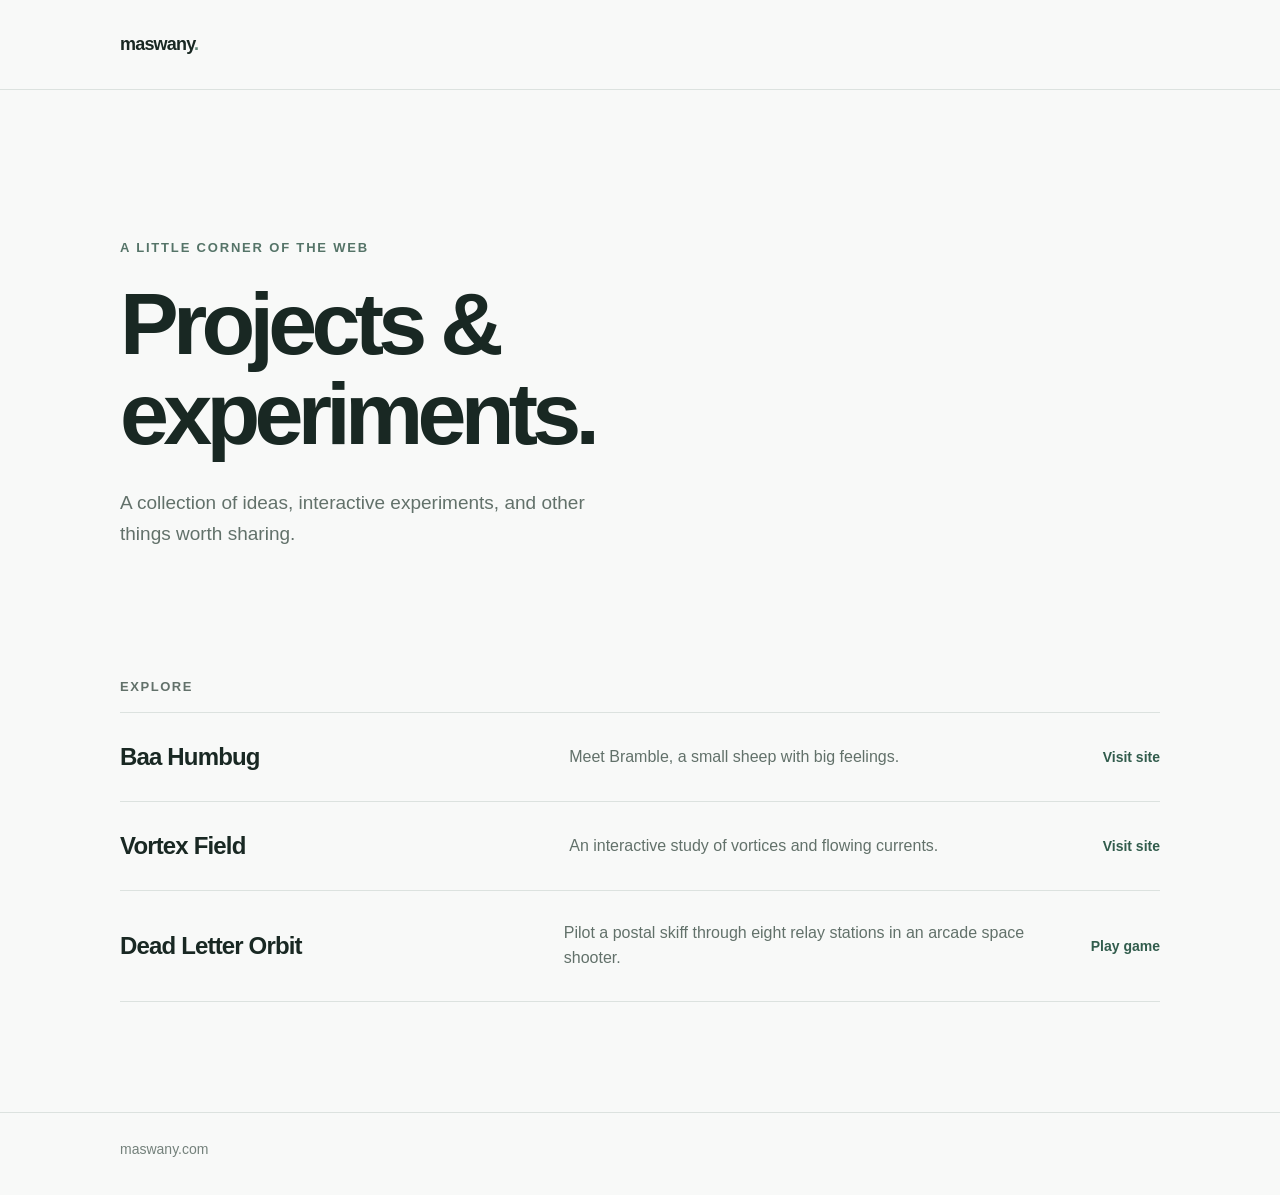
<file: index.html>
<!doctype html>
<html lang="en">
<head>
  <meta charset="utf-8">
  <meta name="viewport" content="width=device-width, initial-scale=1">
  <meta name="theme-color" content="#f8f9f8">
  <meta name="description" content="A home for projects and experiments from Maswany.">
  <title>Maswany — Projects &amp; experiments</title>
  <link rel="icon" href="data:,">
  <style>
    :root { color-scheme: light; font-family: -apple-system, BlinkMacSystemFont, "Segoe UI", sans-serif; color: #192823; background: #f8f9f8; }
    * { box-sizing: border-box; }
    body { margin: 0; }
    .wrap { width: min(1040px, calc(100% - 64px)); margin: 0 auto; }
    header { padding: 34px 0; border-bottom: 1px solid #dce2df; }
    .brand { color: inherit; text-decoration: none; font-size: 18px; font-weight: 750; letter-spacing: -.045em; }
    .brand span { color: #638879; }
    main { padding: clamp(80px, 13vw, 150px) 0 110px; }
    .eyebrow { margin: 0 0 24px; color: #557468; font-size: 13px; font-weight: 700; letter-spacing: .14em; text-transform: uppercase; }
    h1 { max-width: 780px; margin: 0; font-size: clamp(48px, 8vw, 88px); font-weight: 600; letter-spacing: -.065em; line-height: 1.02; }
    .intro { max-width: 490px; margin: 28px 0 0; color: #62716a; font-size: 19px; line-height: 1.65; }
    .projects { margin-top: clamp(80px, 11vw, 130px); }
    .section-label { margin: 0 0 18px; color: #62716a; font-size: 13px; font-weight: 700; letter-spacing: .12em; text-transform: uppercase; }
    .project { display: grid; grid-template-columns: 1fr 1.2fr auto; align-items: center; gap: 28px; padding: 30px 0; border-top: 1px solid #dce2df; color: inherit; text-decoration: none; }
    .project:last-child { border-bottom: 1px solid #dce2df; }
    .project h2 { margin: 0; font-size: 24px; font-weight: 600; letter-spacing: -.035em; }
    .project p { margin: 0; color: #62716a; line-height: 1.55; }
    .visit { color: #315c4c; font-size: 14px; font-weight: 650; white-space: nowrap; }
    .project:hover h2, .project:hover .visit { text-decoration: underline; text-underline-offset: 5px; }
    a:focus-visible { outline: 3px solid #557e6e; outline-offset: 5px; }
    footer { padding: 28px 0 38px; border-top: 1px solid #dce2df; color: #74817b; font-size: 14px; }
    @media (max-width: 650px) {
      .wrap { width: calc(100% - 40px); }
      header { padding: 25px 0; }
      main { padding: 80px 0; }
      .project { grid-template-columns: 1fr auto; gap: 8px 20px; padding: 25px 0; }
      .project p { grid-column: 1 / -1; grid-row: 2; }
      .visit { grid-column: 2; grid-row: 1; }
    }
  </style>
</head>
<body>
  <header><div class="wrap"><a class="brand" href="/">maswany<span>.</span></a></div></header>
  <main class="wrap">
    <p class="eyebrow">A little corner of the web</p>
    <h1>Projects &amp;<br>experiments.</h1>
    <p class="intro">A collection of ideas, interactive experiments, and other things worth sharing.</p>
    <section class="projects" aria-labelledby="projects-heading">
      <h2 class="section-label" id="projects-heading">Explore</h2>
      <a class="project" href="https://sheep.maswany.com/">
        <h2>Baa Humbug</h2>
        <p>Meet Bramble, a small sheep with big feelings.</p>
        <span class="visit">Visit site</span>
      </a>
      <a class="project" href="https://vortex.maswany.com/">
        <h2>Vortex Field</h2>
        <p>An interactive study of vortices and flowing currents.</p>
        <span class="visit">Visit site</span>
      </a>
      <a class="project" href="https://shooter.maswany.com/">
        <h2>Dead Letter Orbit</h2>
        <p>Pilot a postal skiff through eight relay stations in an arcade space shooter.</p>
        <span class="visit">Play game</span>
      </a>
    </section>
  </main>
  <footer><div class="wrap">maswany.com</div></footer>
</body>
</html>
</file>
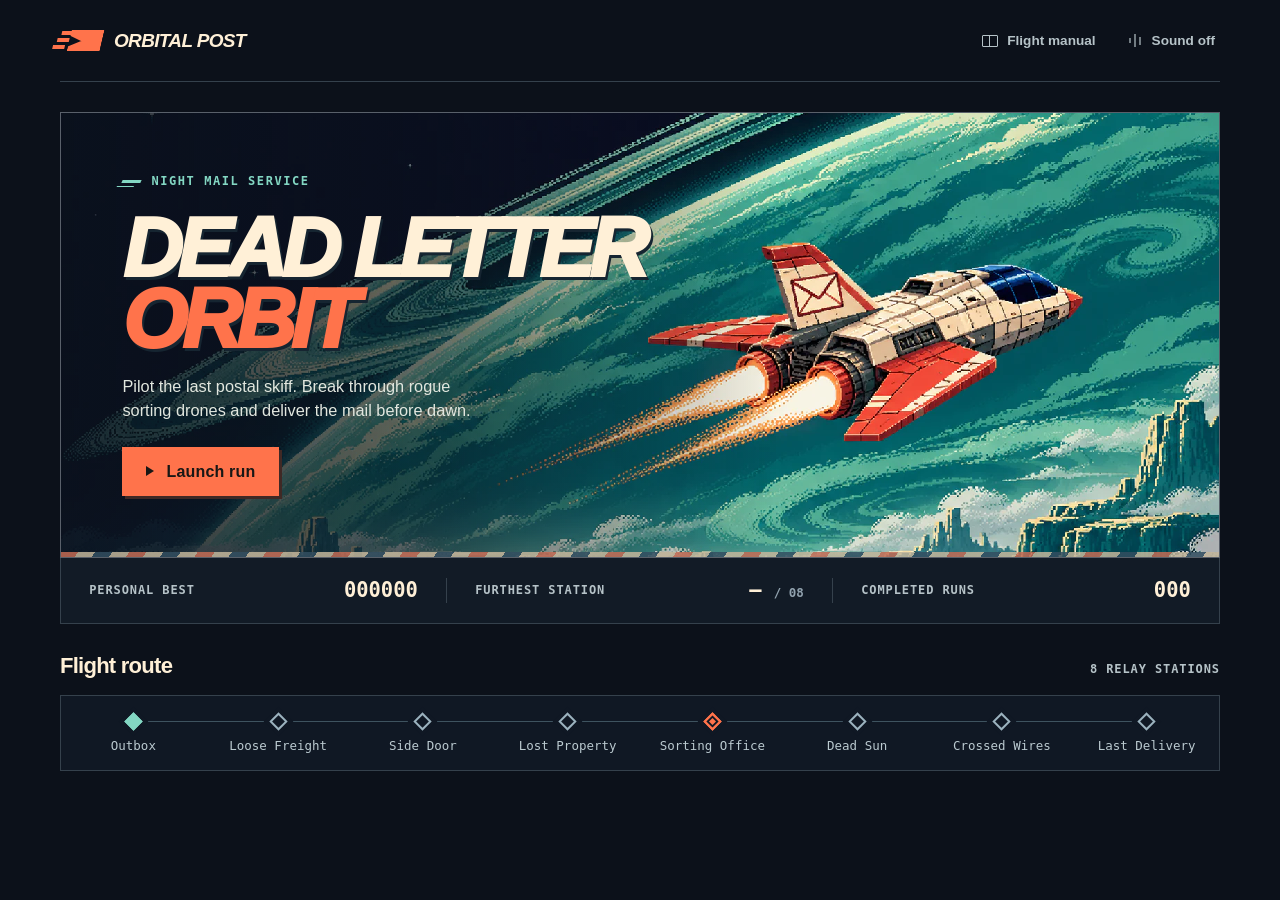
<file: game/index.html>
<!doctype html>
<html lang="en">
<head>
  <meta charset="utf-8">
  <meta name="viewport" content="width=device-width, initial-scale=1, viewport-fit=cover">
  <meta name="theme-color" content="#0b1018">
  <meta name="description" content="Fly the last postal skiff through eight relay stations in a portrait arcade space shooter.">
  <title>Dead Letter Orbit · Orbital Post</title>
  <link rel="stylesheet" href="style.css">
  <script type="module" src="app.mjs"></script>
</head>
<body>
  <header class="mast">
    <div class="brand"><span class="insignia" aria-hidden="true"><i></i></span><span>ORBITAL POST</span></div>
    <nav aria-label="Game settings">
      <button id="manual-open" class="tool"><span class="book-icon" aria-hidden="true"></span> Flight manual</button>
      <button id="sound" class="tool" aria-pressed="false"><span class="sound-bars" aria-hidden="true"></span><span id="sound-label">Sound off</span></button>
    </nav>
  </header>

  <main id="hangar" class="hangar">
    <section class="cover" aria-labelledby="title">
      <div class="cover-art"></div>
      <div class="cover-copy">
        <div class="eyebrow"><i></i> Night mail service</div>
        <h1 id="title">Dead Letter<br><em>Orbit</em></h1>
        <p>Pilot the last postal skiff. Break through rogue sorting drones and deliver the mail before dawn.</p>
        <button id="launch" class="primary"><span class="play-icon" aria-hidden="true"></span> Launch run</button>
      </div>
      <div class="edge" aria-hidden="true"></div>
    </section>

    <section class="log" aria-label="Flight record on this device">
      <div><span>Personal best</span><strong id="best">000000</strong></div>
      <div><span>Furthest station</span><strong id="furthest">— <small>/ 08</small></strong></div>
      <div><span>Completed runs</span><strong id="flights">000</strong></div>
    </section>
    <section class="route-panel" aria-labelledby="route-title">
      <div class="section-heading"><h2 id="route-title">Flight route</h2><span>8 relay stations</span></div>
      <ol class="route" id="route"></ol>
    </section>
  </main>

  <main id="cockpit" hidden aria-label="Game in progress">
    <div class="instrument">
      <div class="hud">
        <div><span>Score</span><b id="score">000000</b></div>
        <div><span>Combo</span><b id="combo">×1</b><i id="combo-bar"></i></div>
        <div><span>Lives</span><b id="lives">3</b></div>
        <button id="pause" class="tool" aria-label="Pause flight">Ⅱ</button>
      </div>
      <div id="field-box"><canvas id="field" width="360" height="640" tabindex="-1" aria-label="Flight field. Move with arrows or WASD and fire with Space. On touchscreens drag to steer."></canvas>
        <div class="field-status"><span id="station-label"></span><span id="timer"></span></div>
        <div id="transition" hidden><span>Approaching station</span><strong id="incoming"></strong></div>
      </div>
    </div>
    <aside class="flight-aside"><span class="eyebrow"><i></i> Practice flight</span><h2>Dead Letter<br><em>Orbit</em></h2><ol id="flight-route"></ol><p class="aside-help"></p></aside>
  </main>

  <dialog id="panel" aria-labelledby="panel-title">
    <form method="dialog" id="panel-inner">
      <div class="eyebrow"><i></i> Orbital Post</div>
      <h2 id="panel-title"></h2>
      <div id="panel-body"></div>
      <div id="panel-actions"></div>
    </form>
  </dialog>
  <noscript>Enable JavaScript to fly Dead Letter Orbit.</noscript>
</body>
</html>
</file>
<file: game/style.css>
:root {
  color-scheme: dark;
  --bg: #0c111a;
  --panel: #111b27;
  --line: #35414c;
  --paper: #fff0d7;
  --muted: #b6c3c8;
  --orange: #ff734b;
  --mint: #83d7c3;
  --mono: "IBM Plex Mono",ui-monospace,Menlo,monospace;
  --sans: "Barlow","Arial",sans-serif;
}

* {
  box-sizing: border-box;
}

body {
  margin: 0;
  background: var(--bg);
  color: var(--paper);
  font: 16px/1.45 var(--sans);
}

button {
  font: inherit;
  color: inherit;
  cursor: pointer;
}

button:focus-visible,canvas:focus-visible {
  outline: 3px solid var(--mint);
  outline-offset: 3px;
}

button:active {
  transform: translateY(1px);
}

[hidden] {
  display: none!important;
}

.mast,.hangar {
  width: min(1160px,calc(100% - 8vw));
  margin: auto;
}

.mast {
  height: 82px;
  display: flex;
  align-items: center;
  justify-content: space-between;
  border-bottom: 1px solid var(--line);
}

.brand {
  display: flex;
  align-items: center;
  gap: 12px;
  font: italic 900 19px/1 var(--sans);
  letter-spacing: -.035em;
}

.insignia {
  width: 42px;
  height: 26px;
  position: relative;
  display: inline-block;
  transform: skew(-13deg);
}

.insignia:before {
  content: "";
  position: absolute;
  inset: 2px 0 3px 9px;
  background: var(--orange);
  clip-path: polygon(0 0,100% 0,100% 100%,0 100%,0 79%,50% 43%,100% 0,52% 63%,0 27%);
}

.insignia i {
  position: absolute;
  left: 0;
  top: 3px;
  width: 12px;
  height: 4px;
  background: var(--orange);
  box-shadow: -3px 7px var(--orange),-6px 14px var(--orange);
}

nav {
  display: flex;
  gap: 22px;
}

.tool {
  background: none;
  color: var(--muted);
  border: 0;
  min-height: 44px;
  padding: 4px 5px;
  display: inline-flex;
  gap: 9px;
  align-items: center;
  justify-content: center;
  font: 600 .85rem var(--sans);
}

.tool:hover {
  color: var(--paper);
}

.book-icon {
  width: 16px;
  height: 12px;
  border: 1.5px solid currentColor;
  border-radius: 1px;
  position: relative;
}

.book-icon:before {
  content: "";
  position: absolute;
  left: 6px;
  height: 100%;
  border-left: 1px solid currentColor;
}

.sound-bars {
  width: 15px;
  height: 15px;
  background: linear-gradient(currentColor,currentColor) 1px center/2px 5px,linear-gradient(currentColor,currentColor) 6px center/2px 13px,linear-gradient(currentColor,currentColor) 11px center/2px 8px;
  background-repeat: no-repeat;
}

#sound[aria-pressed=false] .sound-bars {
  opacity: .6;
}

.hangar {
  padding: 30px 0 42px;
}

.cover {
  position: relative;
  isolation: isolate;
  overflow: hidden;
  border: 1px solid #59606a;
  background: #111927;
  min-height: 420px;
  display: flex;
  align-items: center;
}

.cover-art {
  position: absolute;
  inset: 0;
  z-index: -1;
  background-image: linear-gradient(90deg,rgba(10,17,28,.88) 0%,rgba(10,17,28,.6) 32%,transparent 62%),url("art/dispatch.webp");
  background-position: center;
  background-size: cover;
  image-rendering: pixelated;
}

.cover-copy {
  padding: clamp(30px,4.8vw,68px);
  max-width: 55%;
}

.eyebrow,.section-heading>span,.log span,.hud span,.field-status,#transition>span {
  font: 600 .75rem/1.25 var(--mono);
  letter-spacing: .13em;
  text-transform: uppercase;
}

.eyebrow {
  color: var(--mint);
  display: flex;
  align-items: center;
  gap: 10px;
}

.eyebrow i {
  width: 19px;
  height: 3px;
  background: currentColor;
  transform: skew(-24deg);
  box-shadow: -4px 5px 0 -1px currentColor;
}

h1,.flight-aside h2 {
  font-family: "Barlow Condensed","Arial Narrow",Impact,"Arial Black",sans-serif;
  font-weight: 950;
  font-style: italic;
  letter-spacing: -.063em;
  line-height: .86;
  text-transform: uppercase;
  margin: 24px 0 20px;
}

h1 {
  font-size: clamp(62px,6.45vw,92px);
  white-space: nowrap;
  text-shadow: 2px 3px #162531;
}

h1 em,.flight-aside h2 em {
  color: var(--orange);
  font-style: inherit;
}

.cover-copy p {
  color: #e2e7df;
  max-width: 355px;
  margin: 0 0 24px;
  font-size: 1.02rem;
}

.primary,.secondary {
  display: inline-flex;
  gap: 12px;
  align-items: center;
  justify-content: center;
  min-height: 46px;
  padding: 12px 23px;
  font-weight: 750;
  letter-spacing: .012em;
  border: 1px solid var(--orange);
}

.primary {
  background: var(--orange);
  color: #181715;
  box-shadow: 3px 3px 0 #402925;
}

.primary:hover {
  background: #ff9875;
}

.secondary {
  background: #1a2633;
  color: var(--paper);
  border-color: var(--line);
}

.play-icon {
  width: 0;
  height: 0;
  border-top: 5px solid transparent;
  border-bottom: 5px solid transparent;
  border-left: 8px solid currentColor;
}

.edge {
  position: absolute;
  right: 0;
  bottom: 0;
  left: 0;
  height: 5px;
  background: repeating-linear-gradient(125deg,#c36b54 0 14px,#c2b59a 14px 28px,#324e60 28px 42px,#c2b59a 42px 56px);
  opacity: .85;
}

.log {
  display: grid;
  grid-template-columns: repeat(3,1fr);
  border: 1px solid var(--line);
  border-top: 0;
  background: #121b26;
}

.log>div {
  display: flex;
  gap: 8px;
  align-items: center;
  justify-content: space-between;
  margin: 20px 0;
  padding: 0 clamp(12px,2.2vw,32px);
  border-right: 1px solid var(--line);
}

.log>div:last-child {
  border: 0;
}

.log span,.section-heading>span,.hud span {
  color: var(--muted);
  letter-spacing: .075em;
  font-size: .75rem;
}

.log strong,.hud b {
  font: 600 1.28rem/1.2 var(--mono);
  color: var(--paper);
}

.log small {
  color: #92a3af;
  font-size: .78rem;
}

.route-panel {
  margin-top: 29px;
}

.section-heading {
  display: flex;
  align-items: baseline;
  justify-content: space-between;
  margin-bottom: 16px;
}

.section-heading h2 {
  font: 700 1.38rem var(--sans);
  margin: 0;
  letter-spacing: -.035em;
}

.route {
  display: grid;
  grid-template-columns: repeat(8,minmax(0,1fr));
  list-style: none;
  padding: 16px 0;
  margin: 0;
  background: #101824;
  border: 1px solid var(--line);
}

.route li {
  padding: 0 11px;
  min-width: 0;
  text-align: center;
  position: relative;
  isolation: isolate;
  color: #bbcad0;
  font: 500 .78rem/1.4 var(--mono);
}

.route li:before {
  content: "";
  height: 1px;
  position: absolute;
  top: 9px;
  left: 0;
  width: 100%;
  background: #3e535f;
  z-index: -1;
}

.route li:first-child:before {
  left: 50%;
  width: 50%;
}

.route li:last-child:before {
  width: 50%;
}

.node {
  display: block;
  width: 13px;
  height: 13px;
  margin: 3px auto 9px;
  border: 2px solid #9bb2be;
  transform: rotate(45deg);
  background: #101824;
  box-shadow: 0 0 0 4px #101824;
}

.reached .node,.route li:first-child .node {
  background: var(--mint);
  border-color: var(--mint);
}

.route li:nth-child(5) .node {
  border-color: var(--orange);
  box-shadow: inset 0 0 0 2px #101824,0 0 0 4px #101824;
  background: var(--orange);
}

body.in-flight {
  height: 100vh;
  height: 100dvh;
  overflow: hidden;
  overscroll-behavior: none;
}

html:has(body.in-flight) {
  overflow: hidden;
  overscroll-behavior: none;
}

.in-flight .mast {
  height: 54px;
}

#cockpit {
  height: calc(100vh - 54px);
  height: calc(100dvh - 54px);
  display: flex;
  justify-content: center;
  align-items: center;
  gap: clamp(32px,6vw,128px);
  padding: 10px 16px max(10px,env(safe-area-inset-bottom));
}

.instrument {
  display: flex;
  flex-direction: column;
  align-items: center;
}

.hud {
  width: 100%;
  display: flex;
  align-items: center;
  justify-content: space-between;
  gap: 12px;
  padding: 0 6px 4px;
}

.hud>div {
  display: flex;
  flex-direction: column;
  position: relative;
}

.hud span {
  font-size: .66rem;
}

.hud b {
  font-size: 1rem;
}

.hud .tool {
  min-width: 44px;
  font: bold 19px var(--mono);
  border: 1px solid var(--line);
}

#combo-bar {
  height: 2px;
  background: var(--mint);
  position: absolute;
  bottom: -2px;
  left: 0;
  width: 100%;
  transform-origin: left;
}

#field-box {
  width: min(calc(100vw - 32px),calc((100vh - 134px)*.5625));
  width: min(calc(100vw - 32px),calc((100dvh - 134px - env(safe-area-inset-bottom))*.5625));
  aspect-ratio: 9/16;
  position: relative;
  outline: 1px solid #435565;
  background: #0a1522;
}

#field {
  display: block;
  width: 100%;
  height: 100%;
  touch-action: none;
  user-select: none;
  -webkit-user-select: none;
  outline: none;
}

.field-status {
  position: absolute;
  inset: 0 0 auto;
  display: flex;
  justify-content: space-between;
  padding: 8px 10px;
  pointer-events: none;
  color: #d2dfdf;
  background: linear-gradient(#0c1523dd,transparent);
  font-size: .7rem;
}

#transition {
  position: absolute;
  inset: 38% 0 auto;
  text-align: center;
  padding: 18px;
  background: #0d1729ed;
  color: var(--mint);
}

#transition strong {
  display: block;
  font: italic 900 1.9rem var(--sans);
  color: var(--paper);
}

.flight-aside {
  width: 220px;
}

.flight-aside h2 {
  font-size: 45px;
}

.flight-aside ol {
  padding: 0;
  list-style: none;
  counter-reset: station;
}

.flight-aside li {
  counter-increment: station;
  padding: 6px 0;
  color: #a4b4be;
  font: .86rem var(--mono);
}

.flight-aside li:before {
  content: counter(station,decimal-leading-zero);
  margin-right: 14px;
  color: #788c9b;
}

.flight-aside li[aria-current=step] {
  color: var(--mint);
  font-weight: bold;
}

.aside-help {
  color: #b8c5cd;
  font: .85rem/1.6 var(--mono);
  padding-top: 12px;
  border-top: 1px solid var(--line);
}

dialog {
  background: #121d2b;
  color: var(--paper);
  border: 1px solid #526372;
  border-top: 4px solid var(--orange);
  padding: clamp(22px,5vw,38px);
  width: min(440px,calc(100% - 32px));
  max-height: 90dvh;
}

dialog::backdrop {
  background: #030a13c9;
}

dialog h2 {
  font: italic 900 2.4rem/1 var(--sans);
  letter-spacing: -.055em;
  margin: 22px 0;
}

dialog p {
  color: #c6d1d7;
}

dialog strong {
  color: var(--paper);
}

#panel-actions {
  display: flex;
  flex-wrap: wrap;
  gap: 10px;
  margin-top: 24px;
}

.result-number {
  display: block;
  font: 700 2.8rem var(--mono);
  color: var(--mint);
}

@media(max-width:850px) {
  .log>div {
    align-items: flex-start;
    flex-direction: column;
  }
  .route li {
    padding: 0 4px;
  }
  .flight-aside {
    display: none;
  }
}

@media(max-width:650px) {
  .mast,.hangar {
    width: calc(100% - 32px);
  }
  .mast {
    height: 62px;
  }
  .brand {
    font-size: .95rem;
    gap: 7px;
  }
  .insignia {
    transform: scale(.76) skew(-13deg);
    transform-origin: left center;
    width: 35px;
  }
  nav {
    gap: 8px;
  }
  .tool {
    font-size: .78rem;
    gap: 5px;
  }
  .hangar {
    padding-top: 16px;
  }
  .cover {
    align-items: flex-end;
    min-height: 445px;
  }
  .cover-art {
    background-image: linear-gradient(0deg,#101825 7%,#101825dd 34%,#10182530 69%,transparent 100%),url("art/dispatch.webp");
    background-position: center, 77% top;
    background-size: 100% 100%, auto 82%;
    background-repeat: no-repeat;
  }
  .cover-copy {
    padding: 24px;
    max-width: 100%;
  }
  .cover-copy p {
    font-size: 1rem;
    max-width: 305px;
  }
  .cover-copy h1 {
    font-size: clamp(43px,12.25vw,75px);
    margin: 16px 0;
  }
  .log>div {
    margin: 15px 0;
    padding: 0 10px;
  }
  .log span {
    font-size: .65rem;
    letter-spacing: .01em;
  }
  .log strong {
    font-size: 1rem;
  }
  .route {
    grid-template-columns: repeat(4,1fr);
    row-gap: 18px;
  }
  .route li {
    font-size: .7rem;
  }
  .route li:nth-child(4):before {
    width: 50%;
  }
  .route li:nth-child(5):before {
    left: 50%;
    width: 50%;
  }
  .section-heading>span {
    font-size: .65rem;
  }
  .in-flight .mast {
    padding-top: env(safe-area-inset-top);
    height: calc(44px + env(safe-area-inset-top));
  }
  .in-flight #manual-open {
    display: none;
  }
  #cockpit {
    height: calc(100dvh - 44px - env(safe-area-inset-top));
    padding: 3px max(8px,env(safe-area-inset-right)) max(6px,env(safe-area-inset-bottom)) max(8px,env(safe-area-inset-left));
  }
  #field-box {
    width: min(calc(100vw - 20px - env(safe-area-inset-left) - env(safe-area-inset-right)),calc((100dvh - 108px - env(safe-area-inset-top) - env(safe-area-inset-bottom))*.5625));
  }
}

@media(max-height:500px) and (orientation:landscape) {
  .in-flight .mast {
    display: none;
  }
  #cockpit {
    height: 100dvh;
  }
  #field-box {
    width: calc((100dvh - 70px)*.5625);
  }
  .flight-aside {
    display: none;
  }
}

@media(max-width:360px) {
  .brand {
    white-space: nowrap;
    font-size: .78rem;
  }
  .insignia {
    width: 30px;
  }
  nav {
    gap: 4px;
  }
  .tool {
    font-size: .72rem;
    white-space: nowrap;
  }
  .book-icon, .sound-bars {
    display: none;
  }
}
</file>
